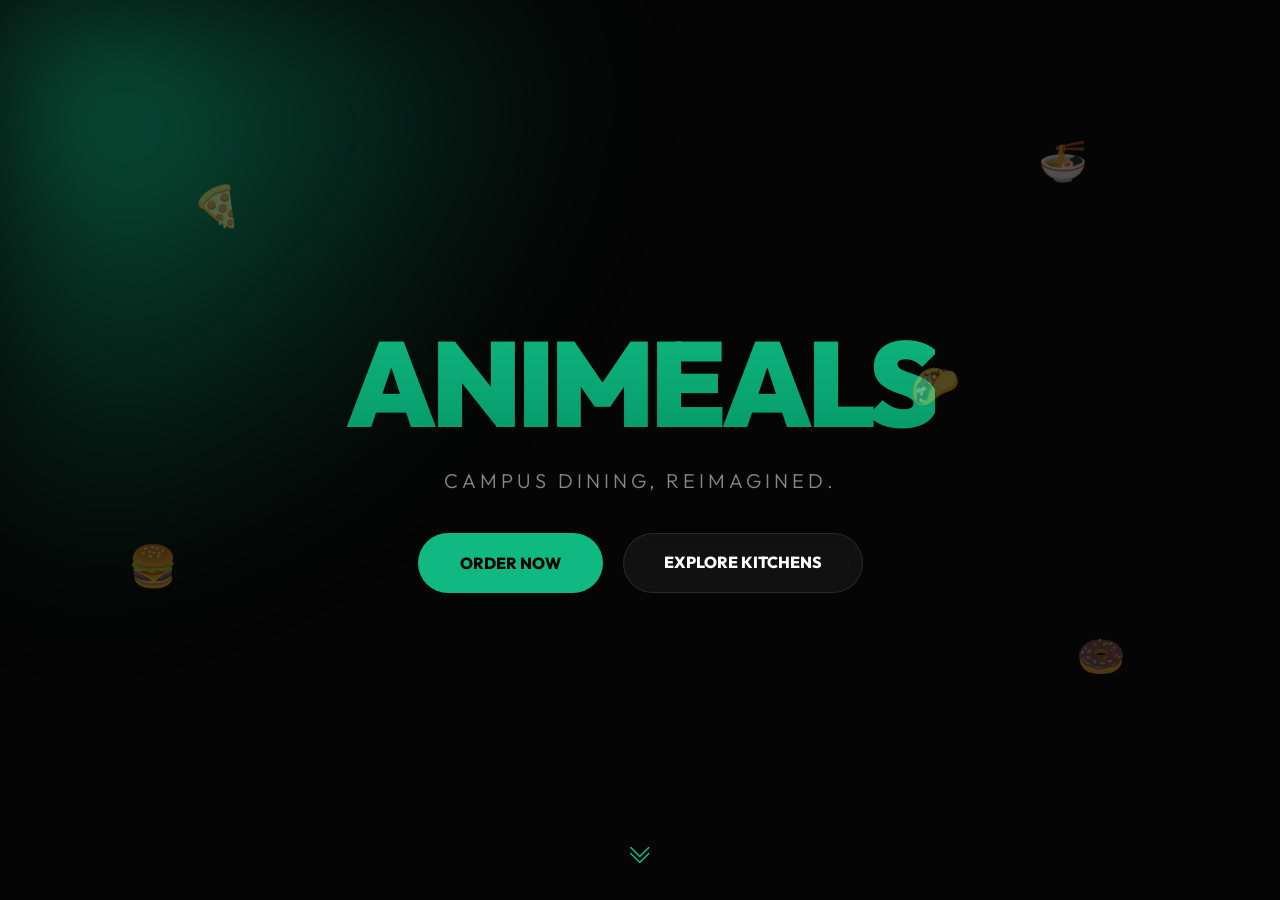
<file: index.html>
<!DOCTYPE html>
<!-- THIS PAGE IS THE STATIC LOGIN AND SIGNUP FRONT END FOR USERS ENTERING THE WEBSITE. -->
<html lang="en">
<head>
    <meta charset="UTF-8">
    <meta name="viewport" content="width=device-width, initial-scale=1.0">
    <title>ANIMEALS | Taste the Future</title>
    <link href="https://fonts.googleapis.com/css2?family=Outfit:wght@300;400;600;900&display=swap" rel="stylesheet">
    <link href="https://cdn.jsdelivr.net/npm/bootstrap-icons/font/bootstrap-icons.css" rel="stylesheet">
    <style>
        *{
            margin: 0;
            padding: 0;
            box-sizing: border-box;
            font-family: 'Outfit', sans-serif;
        }

        body {
            background: #050505;
            color: #fff;
            overflow-x: hidden;
        }

        /* Interactive Canvas Background */
        #hero-canvas {
            position: fixed;
            top: 0;
            left: 0;
            z-index: -1;
            filter: blur(80px);
            opacity: 0.6;
        }

        .hero-section {
            height: 100vh;
            display: flex;
            flex-direction: column;
            justify-content: center;
            align-items: center;
            text-align: center;
            padding: 0 20px;
            perspective: 1000px;
        }

        .brand-logo {
            font-size: 120px;
            font-weight: 900;
            letter-spacing: -5px;
            background: linear-gradient(to bottom, #10b981, #059669);
            -webkit-background-clip: text;
            -webkit-text-fill-color: transparent;
            margin-bottom: 10px;
            cursor: default;
            transition: 0.5s cubic-bezier(0.175, 0.885, 0.32, 1.275);
        }

        .brand-logo:hover {
            transform: scale(1.05) rotateX(10deg);
            filter: drop-shadow(0 0 30px rgba(16, 185, 129, 0.5));
        }

        .tagline {
            font-size: 20px;
            font-weight: 300;
            color: #888;
            letter-spacing: 4px;
            text-transform: uppercase;
            margin-bottom: 40px;
        }

        /* Floating Interactive Elements */
        .food-float {
            position: absolute;
            font-size: 40px;
            pointer-events: none;
            user-select: none;
            opacity: 0.3;
            transition: 0.1s;
        }

        .cta-group {
            display: flex;
            gap: 20px;
            z-index: 10;
        }

        .btn-main {
            padding: 18px 40px;
            border-radius: 50px;
            font-weight: 800;
            text-decoration: none;
            font-size: 16px;
            transition: 0.4s;
            border: 2px solid transparent;
        }

        .btn-order {
            background: #10b981;
            color: #000;
        }

        .btn-order:hover {
            background: transparent;
            color: #10b981;
            border-color: #10b981;
            box-shadow: 0 0 30px rgba(16, 185, 129, 0.4);
        }

        .btn-explore {
            background: rgba(255,255,255,0.05);
            color: #fff;
            backdrop-filter: blur(10px);
            border: 1px solid rgba(255,255,255,0.1);
        }

        .btn-explore:hover {
            background: rgba(255,255,255,0.15);
        }

        /* Scroll Indicator */
        .scroll-down {
            position: absolute;
            bottom: 30px;
            animation: bounce 2s infinite;
            color: #10b981;
            font-size: 24px;
        }

        @keyframes bounce {
            0%, 20%, 50%, 80%, 100% {transform: translateY(0);}
            40% {transform: translateY(-10px);}
            60% {transform: translateY(-5px);}
        }
    </style>
</head>
<body>

    <canvas id="hero-canvas"></canvas>

    <div class="hero-section">
        <div class="brand-logo" id="logo">ANIMEALS</div>
        <div class="tagline">Campus Dining, Reimagined.</div>
        
        <div class="cta-group">
            <a href="#" class="btn-main btn-order">ORDER NOW</a>
            <a href="#" class="btn-main btn-explore">EXPLORE KITCHENS</a>
        </div>

        <div class="scroll-down">
            <i class="bi bi-chevron-double-down"></i>
        </div>
    </div>

    <div class="food-float" style="top: 20%; left: 15%;">🍕</div>
    <div class="food-float" style="top: 60%; left: 10%;">🍔</div>
    <div class="food-float" style="top: 15%; right: 15%;">🍜</div>
    <div class="food-float" style="top: 70%; right: 12%;">🍩</div>
    <div class="food-float" style="top: 40%; right: 25%;">🌮</div>

    <script>
        // Interactive Mouse Background
        const canvas = document.getElementById('hero-canvas');
        const ctx = canvas.getContext('2d');
        let width, height;
        let mouse = { x: 0, y: 0 };

        function resize() {
            width = canvas.width = window.innerWidth;
            height = canvas.height = window.innerHeight;
        }

        window.addEventListener('resize', resize);
        window.addEventListener('mousemove', e => {
            mouse.x = e.clientX;
            mouse.y = e.clientY;
            
            // Move food particles slightly with mouse
            document.querySelectorAll('.food-float').forEach((el, index) => {
                const speed = (index + 1) * 0.02;
                const x = (window.innerWidth / 2 - e.clientX) * speed;
                const y = (window.innerHeight / 2 - e.clientY) * speed;
                el.style.transform = `translate(${x}px, ${y}px) rotate(${x * 0.1}deg)`;
            });
        });

        function draw() {
            ctx.clearRect(0, 0, width, height);
            const gradient = ctx.createRadialGradient(mouse.x, mouse.y, 0, mouse.x, mouse.y, 600);
            gradient.addColorStop(0, '#10b981');
            gradient.addColorStop(1, '#05966900');
            ctx.fillStyle = gradient;
            ctx.fillRect(0, 0, width, height);
            requestAnimationFrame(draw);
        }

        resize();
        draw();

        // 3D Tilt Logic for Logo
        const logo = document.getElementById('logo');
        document.addEventListener('mousemove', (e) => {
            let x = (window.innerWidth / 2 - e.pageX) / 25;
            let y = (window.innerHeight / 2 - e.pageY) / 25;
            logo.style.transform = `rotateY(${x}deg) rotateX(${-y}deg)`;
        });
    </script>
</body>
</html>
</file>
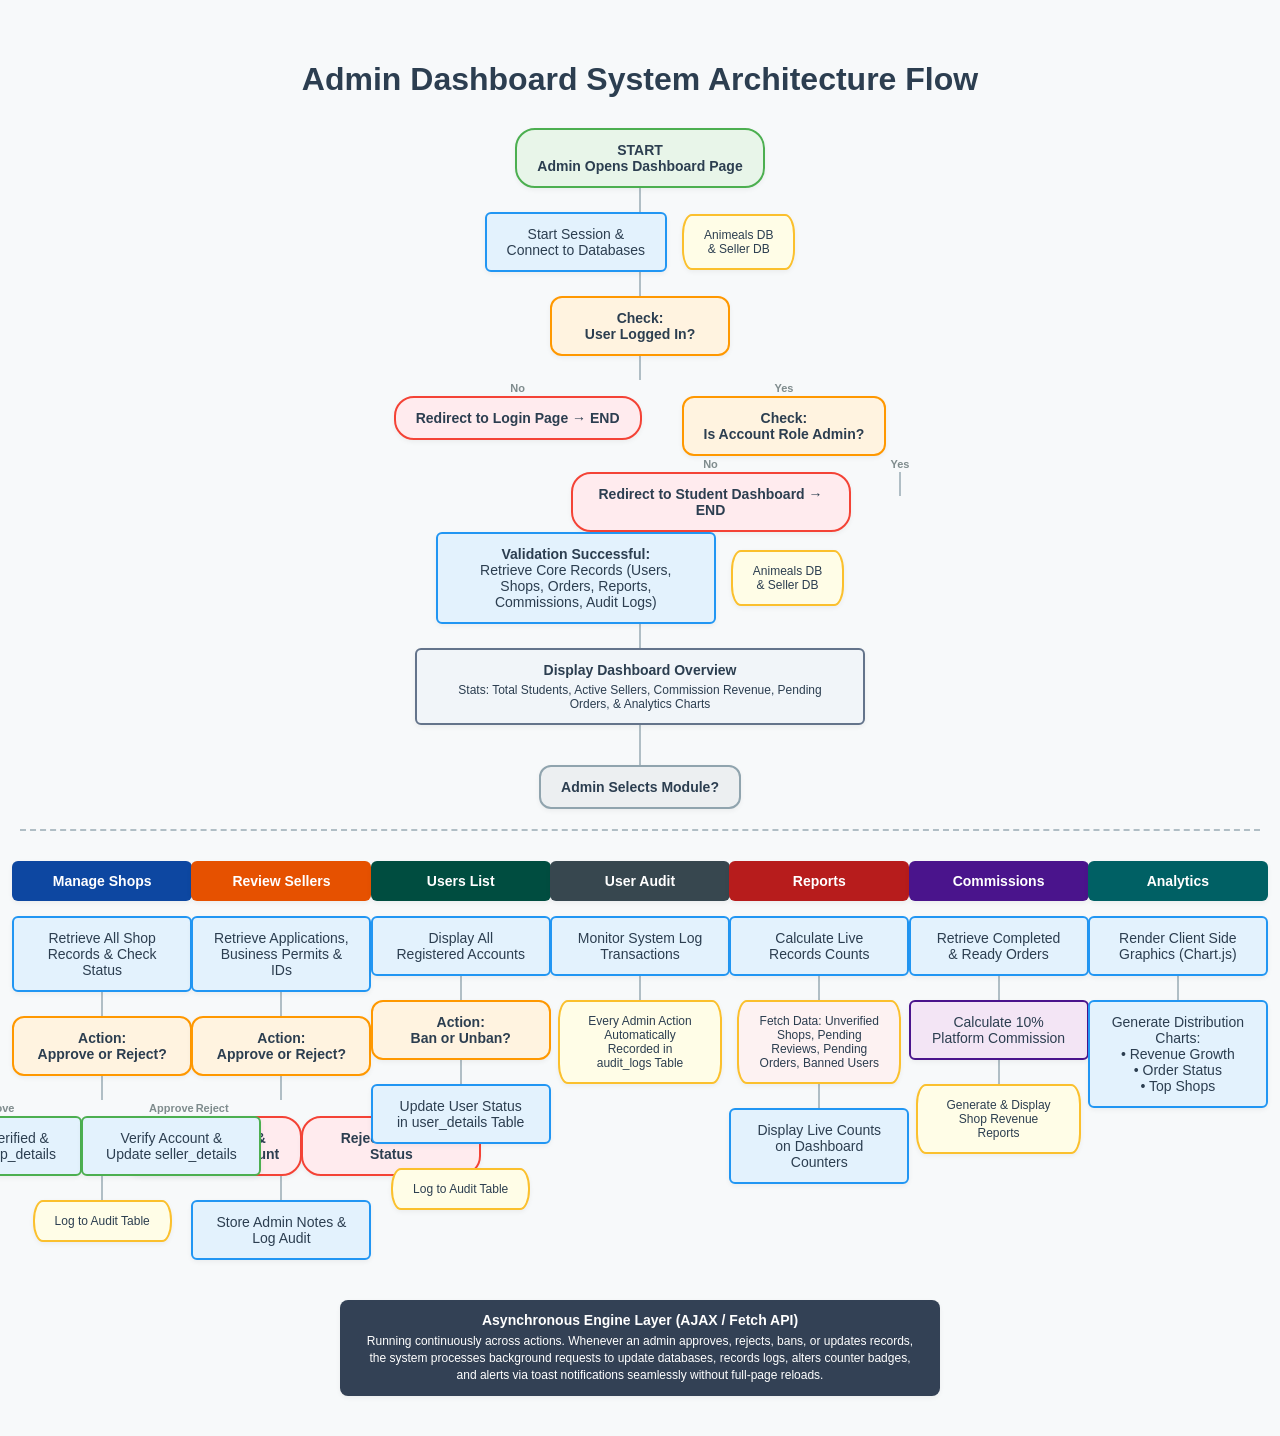
<file: flowchart.html>
<!-- UNUSED: THIS IS A STANDALONE ADMIN FLOWCHART REFERENCE, NOT PART OF THE ACTIVE APP ROUTE. -->
<!DOCTYPE html>
<html lang="en">
<head>
    <meta charset="UTF-8">
    <meta name="viewport" content="width=device-width, initial-scale=1.0">
    <title>Admin Dashboard Flowchart</title>
    <style>
        :root {
            --bg-color: #f7f9fa;
            --line-color: #b0bec5;
            --text-color: #2c3e50;
            
            /* Node Colors */
            --start-color: #e8f5e9;
            --start-border: #4caf50;
            --process-color: #e3f2fd;
            --process-border: #2196f3;
            --decision-color: #fff3e0;
            --decision-border: #ff9800;
            --db-color: #fffde7;
            --db-border: #fbc02d;
            --end-color: #ffebee;
            --end-border: #f44336;

            /* Module Specific Colors */
            --shop-color: #0d47a1;
            --seller-color: #e65100;
            --users-color: #004d40;
            --audit-color: #37474f;
            --reports-color: #b71c1c;
            --comm-color: #4a148c;
            --analytics-color: #006064;
        }

        body {
            font-family: 'Segoe UI', Tahoma, Geneva, Verdana, sans-serif;
            background-color: var(--bg-color);
            color: var(--text-color);
            margin: 0;
            padding: 40px 20px;
            display: flex;
            flex-direction: column;
            align-items: center;
        }

        h1 {
            margin-bottom: 30px;
            font-weight: 600;
        }

        /* Flowchart Container */
        .flowchart {
            display: flex;
            flex-direction: column;
            align-items: center;
            width: 100%;
            max-width: 1400px;
        }

        /* Node Base Styles */
        .node {
            padding: 12px 20px;
            border-radius: 6px;
            border: 2px solid #ccc;
            background-color: #fff;
            text-align: center;
            font-size: 14px;
            font-weight: 500;
            min-width: 180px;
            max-width: 280px;
            box-shadow: 0 2px 5px rgba(0,0,0,0.05);
            position: relative;
            box-sizing: border-box;
        }

        /* Shape Variations */
        .start { background-color: var(--start-color); border-color: var(--start-border); border-radius: 20px; font-weight: bold; }
        .process { background-color: var(--process-color); border-color: var(--process-border); }
        .decision { background-color: var(--decision-color); border-color: var(--decision-border); transform: rotate(0deg); border-radius: 12px; font-weight: bold;}
        .database { background-color: var(--db-color); border-color: var(--db-border); border-radius: 10px / 20px; min-width: 100px; font-size: 12px;}
        .end { background-color: var(--end-color); border-color: var(--end-border); border-radius: 20px; font-weight: bold;}

        /* Connector Lines */
        .connector-v {
            width: 2px;
            height: 24px;
            background-color: var(--line-color);
        }

        /* Combined Layout Components */
        .db-container {
            display: flex;
            align-items: center;
            gap: 15px;
        }

        /* Split layouts (Yes/No branches) */
        .split-row {
            display: flex;
            justify-content: center;
            gap: 40px;
            width: 100%;
        }

        .branch {
            display: flex;
            flex-direction: column;
            align-items: center;
            position: relative;
        }

        /* Main Module Grid Grid */
        .modules-container {
            display: flex;
            justify-content: space-between;
            align-items: flex-start;
            width: 100%;
            gap: 15px;
            margin-top: 20px;
            border-top: 2px dashed var(--line-color);
            padding-top: 30px;
        }

        .module-column {
            display: flex;
            flex-direction: column;
            align-items: center;
            flex: 1;
            min-width: 160px;
        }

        /* Module Header Styling */
        .module-header {
            color: #fff;
            font-weight: bold;
            border: none;
            margin-bottom: 15px;
        }
        .mod-shop { background-color: var(--shop-color); }
        .mod-seller { background-color: var(--seller-color); }
        .mod-users { background-color: var(--users-color); }
        .mod-audit { background-color: var(--audit-color); }
        .mod-reports { background-color: var(--reports-color); }
        .mod-comm { background-color: var(--comm-color); }
        .mod-analytics { background-color: var(--analytics-color); }

        /* Global Sticky Note/Footer style */
        .global-note {
            margin-top: 40px;
            background-color: #334155;
            color: #fff;
            border: none;
            max-width: 600px;
            border-radius: 8px;
        }

        .label {
            font-size: 11px;
            color: #7f8c8d;
            font-weight: bold;
            margin: 2px 0;
        }
    </style>
</head>
<body>

    <h1>Admin Dashboard System Architecture Flow</h1>

    <div class="flowchart">
        
        <!-- START -->
        <div class="node start">START<br>Admin Opens Dashboard Page</div>
        <div class="connector-v"></div>

        <!-- DB Connection Stage -->
        <div class="db-container">
            <div class="node process">Start Session &<br>Connect to Databases</div>
            <div class="node database">Animeals DB<br>& Seller DB</div>
        </div>
        <div class="connector-v"></div>

        <!-- Auth Check -->
        <div class="node decision">Check:<br>User Logged In?</div>
        <div class="connector-v"></div>

        <div class="split-row">
            <div class="branch">
                <div class="label">No</div>
                <div class="node end">Redirect to Login Page → END</div>
            </div>
            <div class="branch">
                <div class="label">Yes</div>
                <div class="node decision">Check:<br>Is Account Role Admin?</div>
            </div>
        </div>

        <div class="split-row" style="margin-left: 240px;">
            <div class="branch">
                <div class="label">No</div>
                <div class="node end">Redirect to Student Dashboard → END</div>
            </div>
            <div class="branch" style="margin-right: 40px;">
                <div class="label">Yes</div>
                <div class="connector-v"></div>
            </div>
        </div>

        <!-- Load Data -->
        <div class="db-container">
            <div class="node process"><b>Validation Successful:</b><br>Retrieve Core Records (Users, Shops, Orders, Reports, Commissions, Audit Logs)</div>
            <div class="node database">Animeals DB<br>& Seller DB</div>
        </div>
        <div class="connector-v"></div>

        <!-- Main Display Overview -->
        <div class="node process" style="max-width: 450px; background-color: #f1f5f9; border-color: #64748b;">
            <b>Display Dashboard Overview</b><br>
            <span style="font-size: 12px; display:block; margin-top:5px;">Stats: Total Students, Active Sellers, Commission Revenue, Pending Orders, & Analytics Charts</span>
        </div>
        <div class="connector-v" style="height: 40px;"></div>

        <div class="node decision" style="background-color: #eceff1; border-color: #90a4ae;">Admin Selects Module?</div>

        <!-- SYSTEM MODULES SECTIONS -->
        <div class="modules-container">
            
            <!-- Manage Shops -->
            <div class="module-column">
                <div class="node module-header mod-shop">Manage Shops</div>
                <div class="node process">Retrieve All Shop Records & Check Status</div>
                <div class="connector-v"></div>
                <div class="node decision">Action:<br>Approve or Reject?</div>
                <div class="connector-v"></div>
                <div class="split-row">
                    <div class="branch">
                        <div class="label">Approve</div>
                        <div class="node process" style="border-color: var(--start-border)">Mark as Verified & Update shop_details</div>
                    </div>
                    <div class="branch">
                        <div class="label">Reject</div>
                        <div class="node end">Remove Shop & Associated Account</div>
                    </div>
                </div>
                <div class="connector-v"></div>
                <div class="node database">Log to Audit Table</div>
            </div>

            <!-- Review Sellers -->
            <div class="module-column">
                <div class="node module-header mod-seller">Review Sellers</div>
                <div class="node process">Retrieve Applications, Business Permits & IDs</div>
                <div class="connector-v"></div>
                <div class="node decision">Action:<br>Approve or Reject?</div>
                <div class="connector-v"></div>
                <div class="split-row">
                    <div class="branch">
                        <div class="label">Approve</div>
                        <div class="node process" style="border-color: var(--start-border)">Verify Account & Update seller_details</div>
                    </div>
                    <div class="branch">
                        <div class="label">Reject</div>
                        <div class="node end">Reject Account Status</div>
                    </div>
                </div>
                <div class="connector-v"></div>
                <div class="node process">Store Admin Notes & Log Audit</div>
            </div>

            <!-- Users List -->
            <div class="module-column">
                <div class="node module-header mod-users">Users List</div>
                <div class="node process">Display All Registered Accounts</div>
                <div class="connector-v"></div>
                <div class="node decision">Action:<br>Ban or Unban?</div>
                <div class="connector-v"></div>
                <div class="node process">Update User Status in user_details Table</div>
                <div class="connector-v"></div>
                <div class="node database">Log to Audit Table</div>
            </div>

            <!-- User Audit -->
            <div class="module-column">
                <div class="node module-header mod-audit">User Audit</div>
                <div class="node process">Monitor System Log Transactions</div>
                <div class="connector-v"></div>
                <div class="node database">Every Admin Action Automatically Recorded in audit_logs Table</div>
            </div>

            <!-- Reports -->
            <div class="module-column">
                <div class="node module-header mod-reports">Reports</div>
                <div class="node process">Calculate Live Records Counts</div>
                <div class="connector-v"></div>
                <div class="node database" style="background-color: #fdf2f2;">Fetch Data: Unverified Shops, Pending Reviews, Pending Orders, Banned Users</div>
                <div class="connector-v"></div>
                <div class="node process">Display Live Counts on Dashboard Counters</div>
            </div>

            <!-- Commissions -->
            <div class="module-column">
                <div class="node module-header mod-comm">Commissions</div>
                <div class="node process">Retrieve Completed & Ready Orders</div>
                <div class="connector-v"></div>
                <div class="node process" style="background-color: #f3e5f5; border-color: var(--comm-color)">Calculate 10% Platform Commission</div>
                <div class="connector-v"></div>
                <div class="node database">Generate & Display Shop Revenue Reports</div>
            </div>

            <!-- Analytics -->
            <div class="module-column">
                <div class="node module-header mod-analytics">Analytics</div>
                <div class="node process">Render Client Side Graphics (Chart.js)</div>
                <div class="connector-v"></div>
                <div class="node process">Generate Distribution Charts:<br>• Revenue Growth<br>• Order Status<br>• Top Shops</div>
            </div>

        </div>

        <!-- Global Logic Note -->
        <div class="node global-note">
            <strong>Asynchronous Engine Layer (AJAX / Fetch API)</strong><br>
            <p style="font-size: 12px; margin: 5px 0 0 0; font-weight: normal; line-height: 1.4;">
                Running continuously across actions. Whenever an admin approves, rejects, bans, or updates records, the system processes background requests to update databases, records logs, alters counter badges, and alerts via toast notifications seamlessly without full-page reloads.
            </p>
        </div>

    </div>

</body>
</html>
</file>
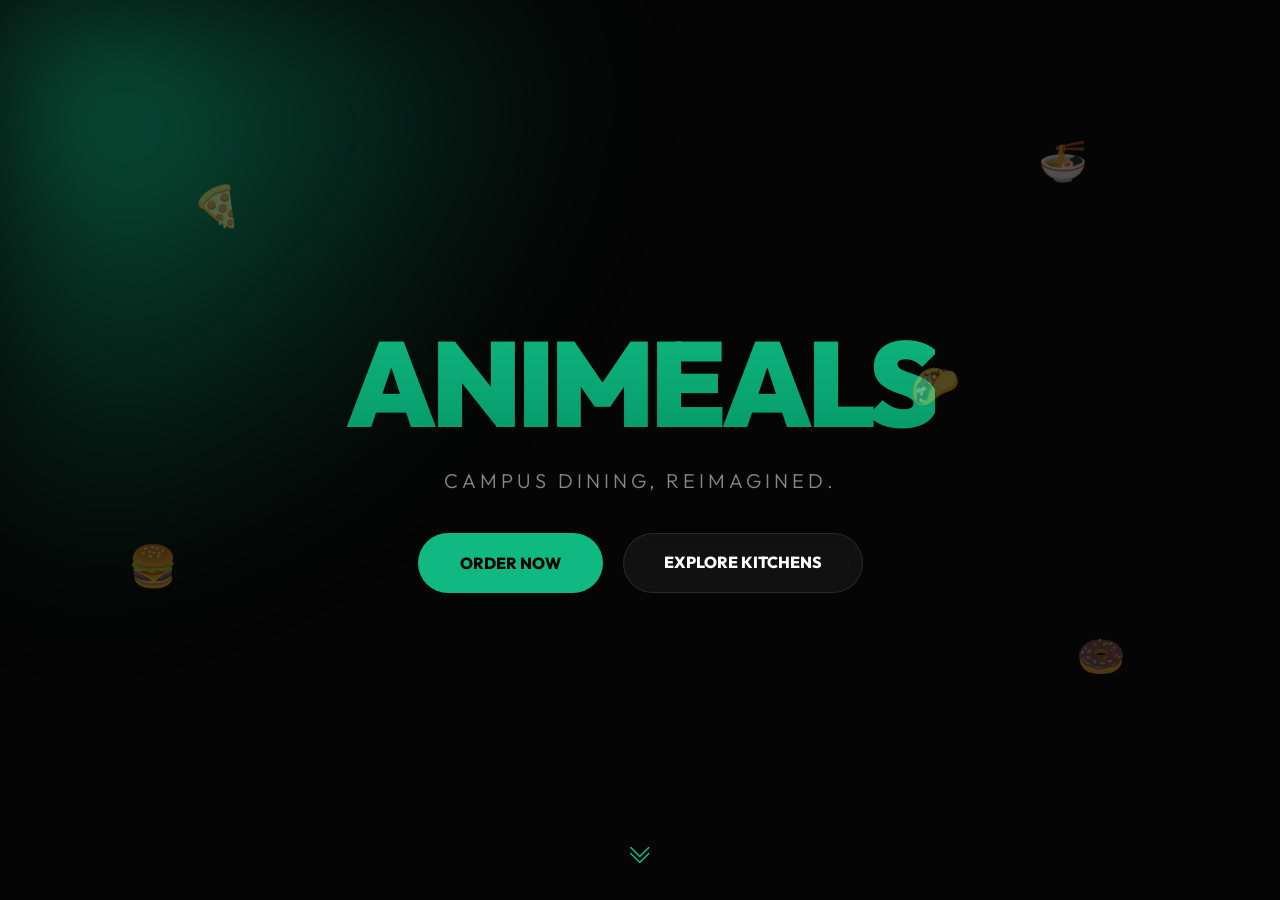
<file: intro.html>
<!DOCTYPE html>
<html lang="en">
<head>
    <meta charset="UTF-8">
    <meta name="viewport" content="width=device-width, initial-scale=1.0">
    <title>ANIMEALS | Taste the Future</title>
    <link href="https://fonts.googleapis.com/css2?family=Outfit:wght@300;400;600;900&display=swap" rel="stylesheet">
    <link href="https://cdn.jsdelivr.net/npm/bootstrap-icons/font/bootstrap-icons.css" rel="stylesheet">
    <style>
        *{
            margin: 0;
            padding: 0;
            box-sizing: border-box;
            font-family: 'Outfit', sans-serif;
        }

        body {
            background: #050505;
            color: #fff;
            overflow-x: hidden;
        }

        /* Interactive Canvas Background */
        #hero-canvas {
            position: fixed;
            top: 0;
            left: 0;
            z-index: -1;
            filter: blur(80px);
            opacity: 0.6;
        }

        .hero-section {
            height: 100vh;
            display: flex;
            flex-direction: column;
            justify-content: center;
            align-items: center;
            text-align: center;
            padding: 0 20px;
            perspective: 1000px;
        }

        .brand-logo {
            font-size: 120px;
            font-weight: 900;
            letter-spacing: -5px;
            background: linear-gradient(to bottom, #10b981, #059669);
            -webkit-background-clip: text;
            -webkit-text-fill-color: transparent;
            margin-bottom: 10px;
            cursor: default;
            transition: 0.5s cubic-bezier(0.175, 0.885, 0.32, 1.275);
        }

        .brand-logo:hover {
            transform: scale(1.05) rotateX(10deg);
            filter: drop-shadow(0 0 30px rgba(16, 185, 129, 0.5));
        }

        .tagline {
            font-size: 20px;
            font-weight: 300;
            color: #888;
            letter-spacing: 4px;
            text-transform: uppercase;
            margin-bottom: 40px;
        }

        /* Floating Interactive Elements */
        .food-float {
            position: absolute;
            font-size: 40px;
            pointer-events: none;
            user-select: none;
            opacity: 0.3;
            transition: 0.1s;
        }

        .cta-group {
            display: flex;
            gap: 20px;
            z-index: 10;
        }

        .btn-main {
            padding: 18px 40px;
            border-radius: 50px;
            font-weight: 800;
            text-decoration: none;
            font-size: 16px;
            transition: 0.4s;
            border: 2px solid transparent;
        }

        .btn-order {
            background: #10b981;
            color: #000;
        }

        .btn-order:hover {
            background: transparent;
            color: #10b981;
            border-color: #10b981;
            box-shadow: 0 0 30px rgba(16, 185, 129, 0.4);
        }

        .btn-explore {
            background: rgba(255,255,255,0.05);
            color: #fff;
            backdrop-filter: blur(10px);
            border: 1px solid rgba(255,255,255,0.1);
        }

        .btn-explore:hover {
            background: rgba(255,255,255,0.15);
        }

        /* Scroll Indicator */
        .scroll-down {
            position: absolute;
            bottom: 30px;
            animation: bounce 2s infinite;
            color: #10b981;
            font-size: 24px;
        }

        @keyframes bounce {
            0%, 20%, 50%, 80%, 100% {transform: translateY(0);}
            40% {transform: translateY(-10px);}
            60% {transform: translateY(-5px);}
        }
    </style>
</head>
<body>

    <canvas id="hero-canvas"></canvas>

    <div class="hero-section">
        <div class="brand-logo" id="logo">ANIMEALS</div>
        <div class="tagline">Campus Dining, Reimagined.</div>
        
        <div class="cta-group">
            <a href="#" class="btn-main btn-order">ORDER NOW</a>
            <a href="#" class="btn-main btn-explore">EXPLORE KITCHENS</a>
        </div>

        <div class="scroll-down">
            <i class="bi bi-chevron-double-down"></i>
        </div>
    </div>

    <div class="food-float" style="top: 20%; left: 15%;">🍕</div>
    <div class="food-float" style="top: 60%; left: 10%;">🍔</div>
    <div class="food-float" style="top: 15%; right: 15%;">🍜</div>
    <div class="food-float" style="top: 70%; right: 12%;">🍩</div>
    <div class="food-float" style="top: 40%; right: 25%;">🌮</div>

    <script>
        // Interactive Mouse Background
        const canvas = document.getElementById('hero-canvas');
        const ctx = canvas.getContext('2d');
        let width, height;
        let mouse = { x: 0, y: 0 };

        function resize() {
            width = canvas.width = window.innerWidth;
            height = canvas.height = window.innerHeight;
        }

        window.addEventListener('resize', resize);
        window.addEventListener('mousemove', e => {
            mouse.x = e.clientX;
            mouse.y = e.clientY;
            
            // Move food particles slightly with mouse
            document.querySelectorAll('.food-float').forEach((el, index) => {
                const speed = (index + 1) * 0.02;
                const x = (window.innerWidth / 2 - e.clientX) * speed;
                const y = (window.innerHeight / 2 - e.clientY) * speed;
                el.style.transform = `translate(${x}px, ${y}px) rotate(${x * 0.1}deg)`;
            });
        });

        function draw() {
            ctx.clearRect(0, 0, width, height);
            const gradient = ctx.createRadialGradient(mouse.x, mouse.y, 0, mouse.x, mouse.y, 600);
            gradient.addColorStop(0, '#10b981');
            gradient.addColorStop(1, '#05966900');
            ctx.fillStyle = gradient;
            ctx.fillRect(0, 0, width, height);
            requestAnimationFrame(draw);
        }

        resize();
        draw();

        // 3D Tilt Logic for Logo
        const logo = document.getElementById('logo');
        document.addEventListener('mousemove', (e) => {
            let x = (window.innerWidth / 2 - e.pageX) / 25;
            let y = (window.innerHeight / 2 - e.pageY) / 25;
            logo.style.transform = `rotateY(${x}deg) rotateX(${-y}deg)`;
        });
    </script>
</body>
</html>
</file>
